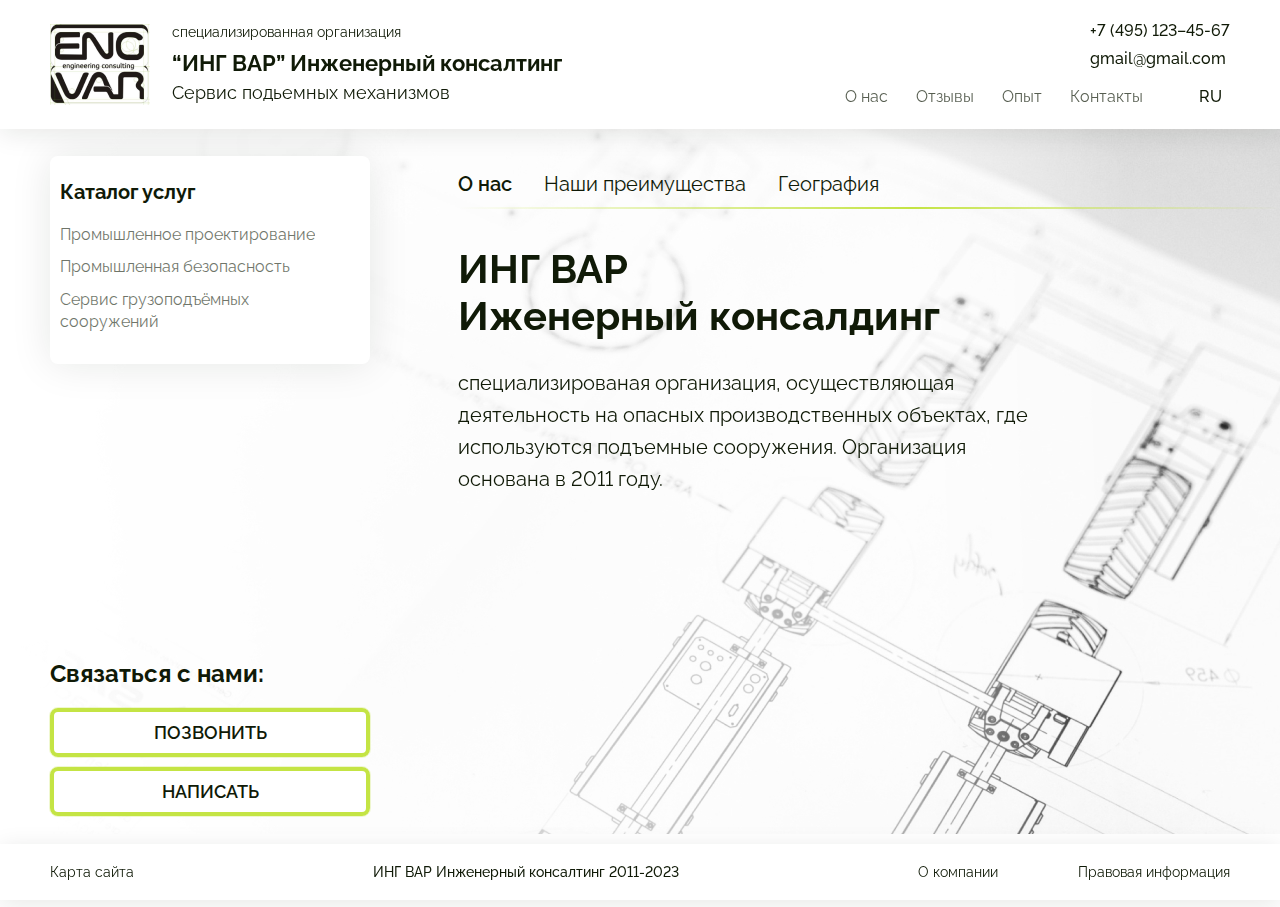
<file: index.html>
<!DOCTYPE html>
<html lang="en">
  <head>
    <meta charset="UTF-8" />
    <meta name="viewport" content="width=device-width, initial-scale=1.0" />
    <title>ИНГ ВАР - Инженерный консалтинг</title>
    <link rel="shortcut icon" href="./favicon.ico" type="image/x-icon" />
    <link rel="stylesheet" href="./css/index.css" />
    <link rel="stylesheet" href="https://cdn.jsdelivr.net/npm/swiper@11/swiper-bundle.min.css" />
    <script src="https://cdn.jsdelivr.net/npm/swiper@11/swiper-bundle.min.js" defer></script>
    <script type="module" src="./js/index.js" defer></script>
  </head>
  <body>
    <header class="header">
      <div class="container">
        <div class="header__left">
          <div class="header__logo">
            <a class="header__logo-link" href="./">
              <img class="header__logo-image" src="./assets/logo.png" alt="logo" />
            </a>
          </div>

          <div class="header__info">
            <div class="header__info-text">специализированная организация</div>
            <h1 class="header__info-title">“ИНГ ВАР” Инженерный консалтинг</h1>
            <div class="header__info-description">Сервис подьемных механизмов</div>
          </div>
        </div>

        <div class="header__right">
          <div class="header__contacts">
            <a class="header__contacts-link" href="tel:+74951234567">+7 (495) 123–45-67</a>
            <a class="header__contacts-link" href="mailto:gmail@gmail.com">gmail@gmail.com</a>
          </div>

          <nav class="header__nav">
            <a class="header__nav-link" href="#">О нас</a>
            <a class="header__nav-link" href="#">Отзывы</a>
            <a class="header__nav-link" href="#">Опыт</a>
            <a class="header__nav-link" href="#">Контакты</a>

            <span class="header__nav-lang">
              <div class="custom-select" data-value="en">
                <select class="form-select" id="headerLang" name="headerLang">
                  <option value="ru">RU</option>
                  <option value="en">EN</option>
                  <option value="de">DE</option>
                  <option value="fr">FR</option>
                </select>
              </div>
            </span>
          </nav>
        </div>

        <div class="header__catalog">
          <span class="header__catalog-title">Каталог услуг</span>
          <button class="header__catalog-burger button button_burger"></button>
        </div>
      </div>
    </header>

    <main class="main">
      <section class="main-page main-page_bg">
        <div class="container">
          <aside class="sidebar">
            <nav class="sidebar__menu">
              <h3 class="sidebar__menu-title">Каталог услуг</h3>

              <ul class="sidebar__menu-list">
                <li class="sidebar__menu-list-item">
                  <span>Промышленное проектирование</span>
                </li>

                <li class="sidebar__menu-list-item">
                  <span>Промышленная безопасность</span>
                </li>

                <li class="sidebar__menu-list-item">
                  <span class="sidebar__menu-list-item-toggler">
                    Сервис грузоподъёмных сооружений
                  </span>

                  <ul class="sidebar__menu-list sidebar__menu-list_submenu">
                    <li class="sidebar__menu-list-item">
                      <span class="sidebar__menu-list-item-toggler">Монтаж ПС</span>

                      <ul class="sidebar__menu-list sidebar__menu-list_submenu">
                        <li class="sidebar__menu-list-item">
                          <a class="sidebar__menu-list-item-link" href="#">
                            Монтаж крана козлового
                          </a>
                        </li>

                        <li class="sidebar__menu-list-item">
                          <a class="sidebar__menu-list-item-link" href="#">
                            Монтаж крана консольного
                          </a>
                        </li>

                        <li class="sidebar__menu-list-item">
                          <a class="sidebar__menu-list-item-link" href="#">
                            Монтаж тельфера электрического
                          </a>
                        </li>

                        <li class="sidebar__menu-list-item">
                          <a class="sidebar__menu-list-item-link" href="#">
                            Монтаж крана мостового
                          </a>
                        </li>

                        <li class="sidebar__menu-list-item">
                          <a class="sidebar__menu-list-item-link" href="#">
                            Монтаж крана эстакады
                          </a>
                        </li>
                      </ul>
                    </li>

                    <li class="sidebar__menu-list-item">
                      <span>Ремонт ПС</span>
                    </li>

                    <li class="sidebar__menu-list-item">
                      <span>Техническое обслуживание</span>
                    </li>

                    <li class="sidebar__menu-list-item">
                      <span>Реконструкция/Модернизация ПС</span>
                    </li>
                  </ul>
                </li>
              </ul>
            </nav>

            <div class="sidebar__controls">
              <h4 class="sidebar__controls-title">Связаться с нами:</h4>

              <div class="sidebar__controls-buttons">
                <button class="button">Позвонить</button>
                <button class="button">Написать</button>
              </div>
            </div>
          </aside>

          <div class="main-page__content">
            <ul class="nav-menu">
              <li class="nav-menu__item active">О нас</li>
              <li class="nav-menu__item">Наши преимущества</li>
              <li class="nav-menu__item">География</li>
            </ul>

            <div class="main-page__content-slider">
              <div class="swiper">
                <div class="swiper-wrapper">
                  <div class="swiper-slide">
                    <div class="about-us">
                      <h2 class="about-us__title h2">ИНГ ВАР<br />Иженерный консалдинг</h2>
                      <p class="about-us__description text">
                        специализированая организация, осуществляющая деятельность на опасных
                        производственных объектах, где используются подъемные сооружения.
                        Организация основана в 2011 году.
                      </p>
                    </div>
                  </div>

                  <div class="swiper-slide">
                    <div class="advantages">
                      <h2 class="advantages__title h2">Наши преимущества</h2>

                      <div class="advantages__cards">
                        <div class="advantages__card">
                          <img
                            class="advantages__card-icon"
                            src="./assets/advantage-1.svg"
                            alt="advantage"
                          />
                          <span class="advantages__card-text">Более 12 лет на рынке</span>
                        </div>

                        <div class="advantages__card">
                          <img
                            class="advantages__card-icon"
                            src="./assets/advantage-2.svg"
                            alt="advantage"
                          />
                          <span class="advantages__card-text">Более 200 выполненных проектов</span>
                        </div>

                        <div class="advantages__card">
                          <img
                            class="advantages__card-icon"
                            src="./assets/advantage-3.svg"
                            alt="advantage"
                          />
                          <span class="advantages__card-text"> Квалифицированные сотрудники </span>
                        </div>

                        <div class="advantages__card">
                          <img
                            class="advantages__card-icon"
                            src="./assets/advantage-4.svg"
                            alt="advantage"
                          />
                          <span class="advantages__card-text">
                            Инновационные и передовые решения
                          </span>
                        </div>
                      </div>

                      <p class="advantages__description text">
                        Мы гарантируем высокое качество наших услуг и продукции, четкое соблюдение
                        сроков и прозрачность во всех взаимодействиях.
                      </p>
                    </div>
                  </div>

                  <div class="swiper-slide">
                    <div class="geography">
                      <h2 class="geography__title h2">География</h2>
                      <p class="geography__description text">
                        Мы имеем разветвленную система филиалов, охватывающую различные регионы
                        Российской Федерации.
                      </p>
                      <div class="geography__map">
                        <img class="geography__map-image" src="./assets/map.png" alt="map" />
                      </div>
                    </div>
                  </div>
                </div>
              </div>
            </div>
          </div>
        </div>
      </section>
    </main>

    <footer class="footer">
      <div class="container">
        <div class="footer__lang">
          <div class="custom-select" data-value="en">
            <select class="form-select" id="footerLang" name="footerLang">
              <option value="ru">RU</option>
              <option value="en">EN</option>
              <option value="de">DE</option>
              <option value="fr">FR</option>
            </select>
          </div>
        </div>

        <div class="footer__sitemap">
          <a class="footer__link" href="#">Карта сайта</a>
        </div>

        <div class="footer__copyrights">
          <span class="footer__copyrights-text">ИНГ ВАР Инженерный консалтинг</span>
          <span class="footer__copyrights-years">2011-2023</span>
        </div>

        <div class="footer__docs">
          <a class="footer__link" href="#">О компании</a>
          <a class="footer__link" href="#">Правовая информация</a>
        </div>

        <div class="footer__buttons">
          <button class="button button_burger"></button>
        </div>
      </div>
    </footer>
  </body>
</html>
</file>
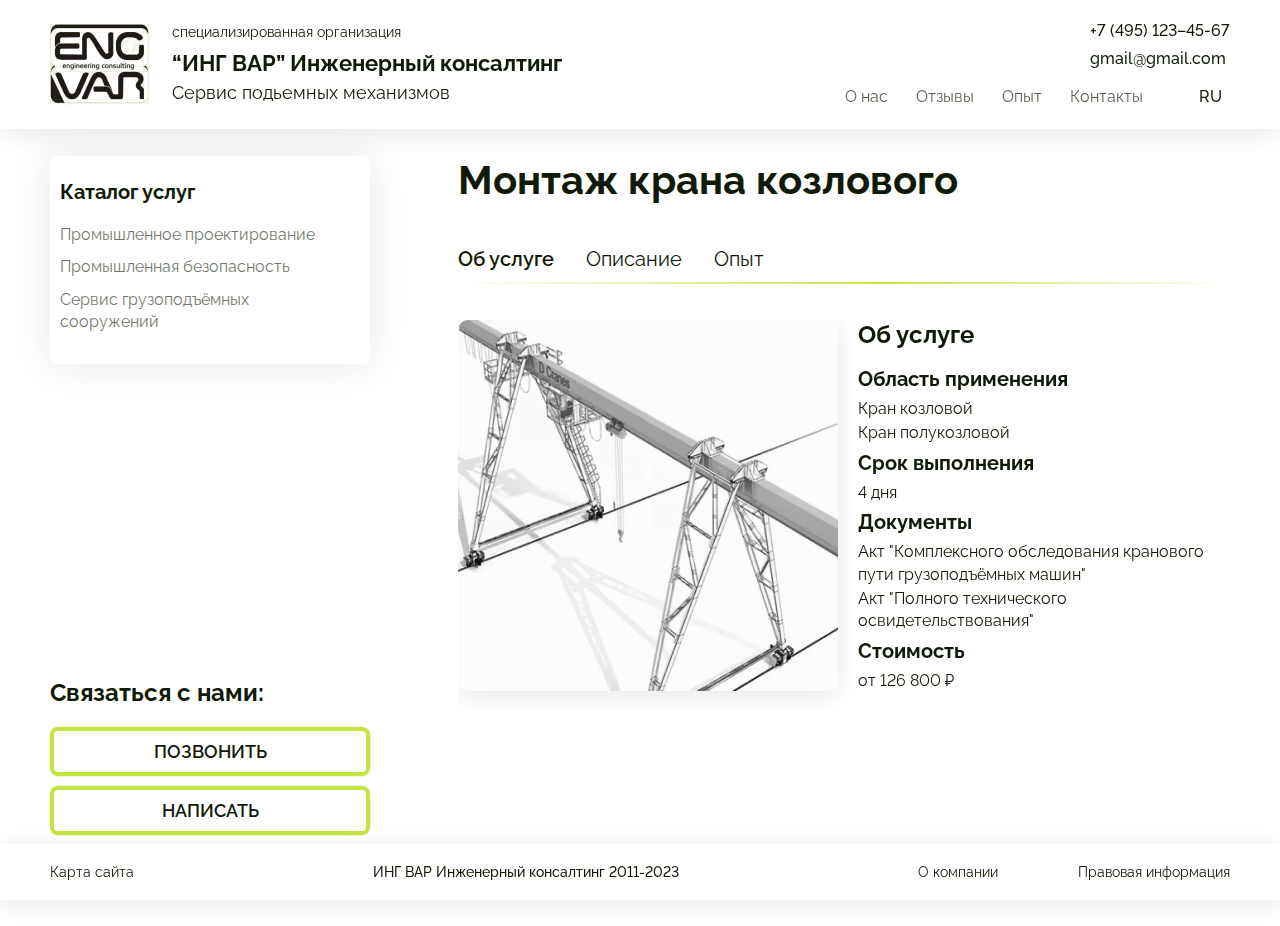
<file: info.html>
<!DOCTYPE html>
<html lang="en">
  <head>
    <meta charset="UTF-8" />
    <meta name="viewport" content="width=device-width, initial-scale=1.0" />
    <title>ИНГ ВАР - Инженерный консалтинг</title>
    <link rel="shortcut icon" href="./favicon.ico" type="image/x-icon" />
    <link rel="stylesheet" href="./css/index.css" />
    <link rel="stylesheet" href="https://cdn.jsdelivr.net/npm/swiper@11/swiper-bundle.min.css" />
    <script src="https://cdn.jsdelivr.net/npm/swiper@11/swiper-bundle.min.js" defer></script>
    <script type="module" src="./js/index.js" defer></script>
  </head>
  <body>
    <header class="header">
      <div class="container">
        <div class="header__left">
          <div class="header__logo">
            <a class="header__logo-link" href="./">
              <img class="header__logo-image" src="./assets/logo.png" alt="logo" />
            </a>
          </div>

          <div class="header__info">
            <div class="header__info-text">специализированная организация</div>
            <h1 class="header__info-title">“ИНГ ВАР” Инженерный консалтинг</h1>
            <div class="header__info-description">Сервис подьемных механизмов</div>
          </div>
        </div>

        <div class="header__right">
          <div class="header__contacts">
            <a class="header__contacts-link" href="tel:+74951234567">+7 (495) 123–45-67</a>
            <a class="header__contacts-link" href="mailto:gmail@gmail.com">gmail@gmail.com</a>
          </div>

          <nav class="header__nav">
            <a class="header__nav-link" href="#">О нас</a>
            <a class="header__nav-link" href="#">Отзывы</a>
            <a class="header__nav-link" href="#">Опыт</a>
            <a class="header__nav-link" href="#">Контакты</a>

            <span class="header__nav-lang">
              <div class="custom-select" data-value="en">
                <select class="form-select" id="headerLang" name="headerLang">
                  <option value="ru">RU</option>
                  <option value="en">EN</option>
                  <option value="de">DE</option>
                  <option value="fr">FR</option>
                </select>
              </div>
            </span>
          </nav>
        </div>

        <div class="header__catalog">
          <span class="header__catalog-title">Каталог услуг</span>
          <button class="header__catalog-burger button button_burger"></button>
        </div>
      </div>
    </header>

    <main class="main">
      <section class="main-page">
        <div class="container">
          <aside class="sidebar">
            <nav class="sidebar__menu">
              <h3 class="sidebar__menu-title">Каталог услуг</h3>

              <ul class="sidebar__menu-list">
                <li class="sidebar__menu-list-item">
                  <span>Промышленное проектирование</span>
                </li>

                <li class="sidebar__menu-list-item">
                  <span>Промышленная безопасность</span>
                </li>

                <li class="sidebar__menu-list-item">
                  <span class="sidebar__menu-list-item-toggler">
                    Сервис грузоподъёмных сооружений
                  </span>

                  <ul class="sidebar__menu-list sidebar__menu-list_submenu">
                    <li class="sidebar__menu-list-item">
                      <span class="sidebar__menu-list-item-toggler">Монтаж ПС</span>

                      <ul class="sidebar__menu-list sidebar__menu-list_submenu">
                        <li class="sidebar__menu-list-item">
                          <a class="sidebar__menu-list-item-link" href="./info.html">
                            Монтаж крана козлового
                          </a>
                        </li>

                        <li class="sidebar__menu-list-item">
                          <a class="sidebar__menu-list-item-link" href="./info.html">
                            Монтаж крана консольного
                          </a>
                        </li>

                        <li class="sidebar__menu-list-item">
                          <a class="sidebar__menu-list-item-link" href="./info.html">
                            Монтаж тельфера электрического
                          </a>
                        </li>

                        <li class="sidebar__menu-list-item">
                          <a class="sidebar__menu-list-item-link" href="./info.html">
                            Монтаж крана мостового
                          </a>
                        </li>

                        <li class="sidebar__menu-list-item">
                          <a class="sidebar__menu-list-item-link" href="./info.html">
                            Монтаж крана эстакады
                          </a>
                        </li>
                      </ul>
                    </li>

                    <li class="sidebar__menu-list-item">
                      <span>Ремонт ПС</span>
                    </li>

                    <li class="sidebar__menu-list-item">
                      <span>Техническое обслуживание</span>
                    </li>

                    <li class="sidebar__menu-list-item">
                      <span>Реконструкция/Модернизация ПС</span>
                    </li>
                  </ul>
                </li>
              </ul>
            </nav>

            <div class="sidebar__controls">
              <h4 class="sidebar__controls-title">Связаться с нами:</h4>

              <div class="sidebar__controls-buttons">
                <button class="button">Позвонить</button>
                <button class="button">Написать</button>
              </div>
            </div>
          </aside>

          <div class="main-page__content">
            <h2 class="main-page__content-title h2">Монтаж крана козлового</h2>

            <ul class="nav-menu">
              <li class="nav-menu__item active">Об услуге</li>
              <li class="nav-menu__item">Описание</li>
              <li class="nav-menu__item">Опыт</li>
            </ul>

            <div class="main-page__content-slider">
              <div class="swiper">
                <div class="swiper-wrapper">
                  <div class="swiper-slide">
                    <div class="about-service">
                      <figure class="about-service__figure">
                        <img
                          class="about-service__figure-image"
                          src="./assets/gantry-crane.jpg"
                          alt="about-service"
                        />
                      </figure>

                      <div class="about-service__info">
                        <h3 class="about-service__title h3">Об услуге</h3>

                        <h4 class="about-service__subtitle h4">Область применения</h4>
                        <p class="about-service__text">Кран козловой</p>
                        <p class="about-service__text">Кран полукозловой</p>

                        <h4 class="about-service__subtitle h4">Срок выполнения</h4>
                        <p class="about-service__text">4 дня</p>

                        <h4 class="about-service__subtitle h4">Документы</h4>
                        <p class="about-service__text">
                          Акт "Комплексного обследования кранового пути грузоподъёмных машин"
                        </p>
                        <p class="about-service__text">
                          Акт "Полного технического освидетельствования"
                        </p>

                        <h4 class="about-service__subtitle h4">Стоимость</h4>
                        <p class="about-service__text">от 126 800 ₽</p>
                      </div>
                    </div>
                  </div>

                  <div class="swiper-slide">
                    <div class="service-info">
                      <h3 class="service-info__title h3">Описание</h3>

                      <div class="service-info__block">
                        <p>
                          Процесс монтажа козлового крана требует тщательной организации и
                          соблюдения всех безопасных рабочих процедур и включает в себя следующие
                          этапы:
                        </p>
                        <ul>
                          <li>
                            Подготовка места установки. Подготовка включает в себя очистку площадки
                            от препятствий, осуществление планировки и установку опорных
                            конструкций.
                          </li>
                          <li>
                            Процесс сборки крана. Компоненты крана доставляются на место монтажа.
                            Специалисты производят сборку и соединение компонентов, следуя
                            инструкциям производителя и обеспечивая надежность и прочность крана.
                          </li>
                          <li>
                            Проверка и испытание, чтобы убедиться в правильной работе всех систем и
                            механизмов. Важно провести тщательную проверку, чтобы гарантировать
                            безопасность и эффективность работы крана.
                          </li>
                        </ul>
                      </div>

                      <div class="service-info__block">
                        <p>После успешной проверки кран готов к эксплуатации.</p>
                        <p>
                          Монтаж, демонтаж, сборка и разборка крана козлового типа - сложные и
                          ответственные процессы, требующие высокой квалификации, профессиональных
                          навыков и опыта. Наши специалисты выполнят работы по монтажу и демонтажу
                          мостового крана с соблюдением всех стандартов и правил безопасности для
                          обеспечения надежности и эффективность его использования на протяжении
                          всего срока службы.
                        </p>
                      </div>
                    </div>
                  </div>

                  <div class="swiper-slide">
                    <div class="experience">
                      <h3 class="experience__title h3">Опыт</h3>

                      <div class="experience__slider">
                        <div class="swiper">
                          <div class="swiper-wrapper">
                            <div class="swiper-slide">
                              <div class="experience__slide">
                                <figure class="experience__slide-figure">
                                  <img
                                    class="experience__slide-figure-image"
                                    src="./assets/experience-1.jpg"
                                    alt="experience"
                                  />
                                </figure>

                                <div class="experience__slide-info">
                                  <h4 class="experience__slide-title h4">Клиент:</h4>
                                  <p class="experience__slide-text">
                                    АО Федеральная<br />Пассажирская Компания
                                  </p>
                                  <h4 class="experience__slide-title h4">О проекте:</h4>
                                  <p class="experience__slide-text">
                                    Один из наших успешных проектов был выполнен для крупной
                                    промышленной компании, специализирующейся на производстве
                                    крупногабаритного оборудования. Мы производили монтаж
                                    современного козлового крана с высокой грузоподъемностью .
                                  </p>
                                </div>
                              </div>
                            </div>

                            <div class="swiper-slide">
                              <div class="experience__slide">
                                <figure class="experience__slide-figure">
                                  <img
                                    class="experience__slide-figure-image"
                                    src="./assets/experience-2.jpg"
                                    alt="experience"
                                  />
                                </figure>

                                <div class="experience__slide-info">
                                  <h4 class="experience__slide-title h4">Клиент:</h4>
                                  <p class="experience__slide-text">
                                    АО Федеральная<br />Пассажирская Компания
                                  </p>
                                  <h4 class="experience__slide-title h4">О проекте:</h4>
                                  <p class="experience__slide-text">
                                    Один из наших успешных проектов был выполнен для крупной
                                    промышленной компании, специализирующейся на производстве
                                    крупногабаритного оборудования. Мы производили монтаж
                                    современного козлового крана с высокой грузоподъемностью .
                                  </p>
                                </div>
                              </div>
                            </div>

                            <div class="swiper-slide">
                              <div class="experience__slide">
                                <figure class="experience__slide-figure">
                                  <img
                                    class="experience__slide-figure-image"
                                    src="./assets/experience-3.jpg"
                                    alt="experience"
                                  />
                                </figure>

                                <div class="experience__slide-info">
                                  <h4 class="experience__slide-title h4">Клиент:</h4>
                                  <p class="experience__slide-text">
                                    АО Федеральная<br />Пассажирская Компания
                                  </p>
                                  <h4 class="experience__slide-title h4">О проекте:</h4>
                                  <p class="experience__slide-text">
                                    Один из наших успешных проектов был выполнен для крупной
                                    промышленной компании, специализирующейся на производстве
                                    крупногабаритного оборудования. Мы производили монтаж
                                    современного козлового крана с высокой грузоподъемностью .
                                  </p>
                                </div>
                              </div>
                            </div>

                            <div class="swiper-slide">
                              <div class="experience__slide">
                                <figure class="experience__slide-figure">
                                  <img
                                    class="experience__slide-figure-image"
                                    src="./assets/experience-4.jpg"
                                    alt="experience"
                                  />
                                </figure>

                                <div class="experience__slide-info">
                                  <h4 class="experience__slide-title h4">Клиент:</h4>
                                  <p class="experience__slide-text">
                                    АО Федеральная<br />Пассажирская Компания
                                  </p>
                                  <h4 class="experience__slide-title h4">О проекте:</h4>
                                  <p class="experience__slide-text">
                                    Один из наших успешных проектов был выполнен для крупной
                                    промышленной компании, специализирующейся на производстве
                                    крупногабаритного оборудования. Мы производили монтаж
                                    современного козлового крана с высокой грузоподъемностью .
                                  </p>
                                </div>
                              </div>
                            </div>

                            <div class="swiper-slide">
                              <div class="experience__slide">
                                <figure class="experience__slide-figure">
                                  <img
                                    class="experience__slide-figure-image"
                                    src="./assets/experience-5.jpg"
                                    alt="experience"
                                  />
                                </figure>

                                <div class="experience__slide-info">
                                  <h4 class="experience__slide-title h4">Клиент:</h4>
                                  <p class="experience__slide-text">
                                    АО Федеральная<br />Пассажирская Компания
                                  </p>
                                  <h4 class="experience__slide-title h4">О проекте:</h4>
                                  <p class="experience__slide-text">
                                    Один из наших успешных проектов был выполнен для крупной
                                    промышленной компании, специализирующейся на производстве
                                    крупногабаритного оборудования. Мы производили монтаж
                                    современного козлового крана с высокой грузоподъемностью .
                                  </p>
                                </div>
                              </div>
                            </div>
                          </div>
                        </div>

                        <div class="experience__slider-controls">
                          <div class="swiper-button-prev"></div>
                          <div class="swiper-button-next"></div>
                        </div>
                      </div>

                      <div class="experience__thumbs">
                        <div thumbsSlider="" class="swiper">
                          <div class="swiper-wrapper">
                            <div class="swiper-slide">
                              <img src="./assets/experience-1.jpg" alt="experience" />
                            </div>
                            <div class="swiper-slide">
                              <img src="./assets/experience-2.jpg" alt="experience" />
                            </div>
                            <div class="swiper-slide">
                              <img src="./assets/experience-3.jpg" alt="experience" />
                            </div>
                            <div class="swiper-slide">
                              <img src="./assets/experience-4.jpg" alt="experience" />
                            </div>
                            <div class="swiper-slide">
                              <img src="./assets/experience-5.jpg" alt="experience" />
                            </div>
                          </div>
                        </div>
                      </div>
                    </div>
                  </div>
                </div>
              </div>
            </div>
          </div>
        </div>
      </section>
    </main>

    <footer class="footer">
      <div class="container">
        <div class="footer__lang">
          <div class="custom-select" data-value="en">
            <select class="form-select" id="footerLang" name="footerLang">
              <option value="ru">RU</option>
              <option value="en">EN</option>
              <option value="de">DE</option>
              <option value="fr">FR</option>
            </select>
          </div>
        </div>

        <div class="footer__sitemap">
          <a class="footer__link" href="#">Карта сайта</a>
        </div>

        <div class="footer__copyrights">
          <span class="footer__copyrights-text">ИНГ ВАР Инженерный консалтинг</span>
          <span class="footer__copyrights-years">2011-2023</span>
        </div>

        <div class="footer__docs">
          <a class="footer__link" href="#">О компании</a>
          <a class="footer__link" href="#">Правовая информация</a>
        </div>

        <div class="footer__buttons">
          <button class="button button_burger"></button>
        </div>
      </div>
    </footer>
  </body>
</html>
</file>
<file: css/index.css>
@import url("https://fonts.googleapis.com/css2?family=Raleway:wght@100;200;300;400;500;600;700;800;900&display=swap");
@font-face {
  font-family: "Conthrax";
  src: url(../fonts/conthrax-sb.ttf);
}
html {
  color: #101a07;
  font-size: 1rem;
  font-family: "Raleway", sans-serif;
  font-weight: 400;
  font-style: normal;
  font-variant-numeric: lining-nums proportional-nums;
  scroll-behavior: smooth;
}

body {
  position: relative;
  margin: 0;
  background-color: #ffffff;
}
@media (max-width: 768px) {
  body.active {
    overflow: hidden;
  }
}

a,
button,
input,
textarea {
  font-family: "Raleway", sans-serif;
}

a {
  text-decoration: none;
}

figure {
  margin: 0;
}

.h2 {
  margin: 0 0 28px;
  color: #101a07;
  font-size: 40px;
  font-style: normal;
  font-weight: 700;
  line-height: normal;
}
@media (max-width: 768px) {
  .h2 {
    margin: 0 0 10px;
    font-size: 28px;
  }
}

.h3 {
  margin: 0 0 14px;
  color: #101a07;
  font-size: 24px;
  font-style: normal;
  font-weight: 700;
  line-height: normal;
}
@media (max-width: 768px) {
  .h3 {
    margin: 0 0 6px;
    font-size: 20px;
    line-height: 160%;
  }
}

.h4 {
  margin: 0 0 3px;
  color: #101a07;
  font-size: 20px;
  font-style: normal;
  font-weight: 700;
  line-height: 160%;
}
@media (max-width: 768px) {
  .h4 {
    font-size: 14px;
  }
}

.text {
  color: #101a07;
  font-size: 20px;
  font-style: normal;
  font-weight: 400;
  line-height: 160%;
}
@media (max-width: 768px) {
  .text {
    font-size: 16px;
    line-height: 140%;
  }
}

.container {
  max-width: 1180px;
  margin: 0 auto;
  padding: 0 20px;
}

.button {
  padding: 10px 20px;
  color: #101a07;
  font-size: 18px;
  font-style: normal;
  font-weight: 600;
  line-height: normal;
  text-transform: uppercase;
  border-radius: 8px;
  border: 4px solid #c4e444;
  outline: 1px solid rgba(196, 228, 68, 0.25);
  background-color: #ffffff;
  transition: all ease-in-out 0.15s;
  cursor: pointer;
}
.button:hover {
  background-color: #c4e444;
}
.button:active {
  border-color: #d7ff39;
  background-color: #d7ff39;
}
.button_burger {
  height: 24px;
  width: 24px;
  padding: 0;
  margin: 0;
  border: none;
  border-radius: 0;
  outline: none;
  background: url(../assets/menu-burger.svg) center no-repeat;
}
.button_burger:hover {
  border: none;
  background-color: rgba(0, 0, 0, 0);
}
.button_burger:active {
  border: none;
  background-color: rgba(0, 0, 0, 0);
}
.button_burger.active {
  background-image: url(../assets/menu-burger-close.svg);
}

.sidebar {
  display: flex;
  flex-direction: column;
  justify-content: space-between;
  min-height: calc(100vh - 240px);
}
@media (max-width: 992px) {
  .sidebar {
    min-height: auto;
  }
}
.sidebar__menu {
  padding: 20px 20px 20px 10px;
  margin-bottom: 40px;
  border-radius: 8px;
  background: #ffffff;
  box-shadow: 0 0 40px rgba(16, 26, 7, 0.1);
}
@media (max-width: 992px) {
  .sidebar__menu {
    display: none;
  }
}
@media (max-width: 768px) {
  .sidebar__menu {
    position: fixed;
    z-index: 50;
    top: 0;
    bottom: 0;
    left: 0;
    right: 0;
    display: block;
    max-height: 100vh;
    padding: 180px 20px 84px;
    margin: 0;
    overflow: auto;
    background-color: #ffffff;
    transition: transform ease-in-out 0.4s;
    transform: translateY(-200vh);
  }
}
@media (max-width: 360px) {
  .sidebar__menu {
    padding: 200px 20px 84px;
  }
}
@media (max-width: 768px) {
  .sidebar__menu.active {
    transform: translateY(0);
  }
}
.sidebar__menu-title {
  margin: 0 0 16px;
  color: #101a07;
  font-size: 20px;
  font-style: normal;
  font-weight: 700;
  line-height: 160%;
}
@media (max-width: 768px) {
  .sidebar__menu-title {
    display: none;
  }
}
.sidebar__menu-list {
  max-height: calc(100vh - 240px);
  overflow-x: hidden;
  overflow-y: auto;
  padding: 0;
  margin: 0;
  list-style-type: none;
}
@media (max-width: 768px) {
  .sidebar__menu-list {
    max-height: none;
    overflow: auto;
  }
}
.sidebar__menu-list_submenu {
  display: none;
  margin-top: 10px;
}
.sidebar__menu-list-item {
  margin: 0 0 10px;
  color: #101a07;
  font-size: 16px;
  font-style: normal;
  font-weight: 400;
  line-height: 140%;
}
.sidebar__menu-list-item a, .sidebar__menu-list-item span {
  color: #101a07;
  -moz-user-select: none;
   -ms-user-select: none;
       user-select: none;
  opacity: 0.6;
}
.sidebar__menu-list-item-toggler {
  cursor: pointer;
}
.sidebar__menu-list-item.active > .sidebar__menu-list-item-toggler {
  font-weight: 500;
  opacity: 1;
}
.sidebar__menu-list-item > .sidebar__menu-list_submenu {
  padding-left: 16px;
}
.sidebar__menu-list-item.active > .sidebar__menu-list_submenu {
  display: block;
}
@media (max-width: 768px) {
  .sidebar__controls {
    position: fixed;
    bottom: 80px;
    left: 0;
    right: 0;
    z-index: 10;
    padding: 0 20px;
  }
}
.sidebar__controls-title {
  margin: 0 0 20px;
  color: #101a07;
  font-size: 24px;
  font-style: normal;
  font-weight: 700;
  line-height: normal;
}
@media (max-width: 992px) {
  .sidebar__controls-title {
    display: none;
  }
}
.sidebar__controls-buttons {
  display: flex;
  flex-direction: column;
  gap: 10px;
}
@media (max-width: 992px) {
  .sidebar__controls-buttons {
    flex-direction: row;
    flex-wrap: wrap;
  }
}
@media (max-width: 992px) {
  .sidebar__controls-buttons .button {
    flex: 1 1 150px;
  }
}

.nav-menu {
  position: relative;
  display: flex;
  align-items: center;
  flex-wrap: wrap;
  gap: 4px 32px;
  margin: 0 0 36px;
  padding: 12px 0 9px;
  list-style-type: none;
}
@media (max-width: 768px) {
  .nav-menu {
    padding: 0 0 9px;
  }
}
@media (max-width: 768px) {
  .nav-menu {
    gap: 4px 24px;
    margin: 0 0 28px;
  }
}
.nav-menu::before {
  content: "";
  position: absolute;
  left: 0;
  right: 0;
  bottom: 0;
  display: block;
  height: 2px;
  color: black;
  background: linear-gradient(90deg, rgba(16, 26, 7, 0) 0%, #c4e444 55.29%, rgba(16, 26, 7, 0) 100%);
}
.nav-menu__item {
  flex: 0 0 auto;
  color: #101a07;
  font-size: 20px;
  font-style: normal;
  font-weight: 400;
  line-height: 160%;
  cursor: pointer;
}
@media (max-width: 768px) {
  .nav-menu__item {
    font-size: 15px;
  }
}
.nav-menu__item.active {
  font-weight: 600;
}

.custom-select {
  position: relative;
  margin: 0;
  border: none;
}
.custom-select select {
  display: none;
}
.custom-select .select-selected {
  display: flex;
  align-items: center;
  gap: 8px;
  padding: 4px 8px;
  color: #101a07;
  font-size: 16px;
  font-style: normal;
  font-weight: 500;
  line-height: 16px;
  white-space: nowrap;
  overflow: hidden;
  text-overflow: ellipsis;
  border-radius: 4px;
  -moz-user-select: none;
   -ms-user-select: none;
       user-select: none;
  cursor: pointer;
}
.custom-select .select-hide {
  display: none !important;
}
.custom-select .select-items {
  position: absolute;
  top: calc(100% + 8px);
  right: 0;
  z-index: 99;
  display: flex;
  flex-direction: column;
  gap: 8px;
  padding: 8px 14px;
  max-height: 288px;
  min-width: -moz-max-content;
  min-width: max-content;
  overflow-y: auto;
  color: #101a07;
  font-size: 14px;
  font-style: normal;
  font-weight: 400;
  line-height: 18px;
  background-color: #ffffff;
  border-radius: 12px;
  box-shadow: 0px 8px 48px 0px rgba(0, 0, 102, 0.1);
}
@media (max-width: 576px) {
  .custom-select .select-items {
    min-width: none;
  }
}
.custom-select .select-items::-webkit-scrollbar {
  width: 6px;
  height: 8px;
  background-color: #f8f8f8;
}
.custom-select .select-items::-webkit-scrollbar-thumb {
  background-color: #f8f8f8;
  border-radius: 4px;
}
.custom-select .select-items::-webkit-scrollbar-thumb:hover {
  background-color: #f8f8f8;
}
.custom-select .select-items div {
  position: relative;
  display: flex;
  align-items: center;
  gap: 4px;
  padding: 0;
  color: #101a07;
  font-size: 16px;
  font-style: normal;
  font-weight: 400;
  line-height: 24px;
  -moz-user-select: none;
   -ms-user-select: none;
       user-select: none;
  cursor: pointer;
}
.custom-select .select-items div::before {
  content: "";
  display: none;
  width: 16px;
  height: 16px;
  box-sizing: border-box;
  background: url(../assets/icons/option.svg) center no-repeat;
  background-size: 16px;
}
.custom-select .select-items div:hover::before {
  background: url(../assets/icons/option-hover.svg) center no-repeat;
  background-size: 16px;
}
.custom-select .same-as-selected {
  font-weight: 600 !important;
}
.custom-select .same-as-selected::before {
  background: url(../assets/icons/option-active.svg) center no-repeat !important;
  background-size: 16px !important;
}
.custom-select .select-overlay {
  position: fixed;
  top: 0;
  left: 0;
  right: 0;
  bottom: 0;
}

.header {
  position: fixed;
  top: 0;
  left: 0;
  right: 0;
  z-index: 100;
  padding: 20px 0;
  background-color: #ffffff;
  box-shadow: 0px 4px 25px 0px rgba(16, 26, 7, 0.1);
}
@media (max-width: 768px) {
  .header {
    padding: 18px 0 15px;
  }
}
.header .container {
  display: flex;
  justify-content: space-between;
  gap: 20px;
}
@media (max-width: 768px) {
  .header .container {
    flex-wrap: wrap;
  }
}
@media (max-width: 576px) {
  .header .container {
    gap: 16px;
  }
}
.header__left {
  display: flex;
  align-items: center;
  gap: 22px;
}
@media (max-width: 576px) {
  .header__left {
    flex: 0 0 100%;
    gap: 10px;
  }
}
.header__logo {
  flex: 0 0 auto;
}
.header__logo-link {
  display: flex;
  align-items: center;
  justify-content: center;
}
.header__logo-image {
  max-width: 100px;
  width: 100%;
  height: auto;
}
@media (max-width: 768px) {
  .header__logo-image {
    max-width: 68px;
  }
}
.header__info-text {
  margin: 0 0 10px;
  font-size: 14px;
  font-style: normal;
  font-weight: 400;
  line-height: normal;
}
@media (max-width: 768px) {
  .header__info-text {
    font-size: 12px;
  }
}
.header__info-title {
  margin: 0 0 4px;
  font-size: 22px;
  font-style: normal;
  font-weight: 700;
  line-height: normal;
}
@media (max-width: 768px) {
  .header__info-title {
    font-size: 14px;
  }
}
.header__info-description {
  font-size: 18px;
  font-style: normal;
  font-weight: 400;
  line-height: 140%;
}
@media (max-width: 768px) {
  .header__info-description {
    font-size: 12px;
    line-height: normal;
  }
}
.header__right {
  flex: 0 0 auto;
  display: flex;
  flex-direction: column;
  align-items: flex-end;
}
@media (max-width: 576px) {
  .header__right {
    flex: 0 0 100%;
    display: block;
  }
}
.header__contacts {
  display: flex;
  flex-direction: column;
  gap: 6px;
  margin: 0 0 14px;
}
@media (max-width: 576px) {
  .header__contacts {
    flex-direction: row;
    gap: 16px;
    margin: 0;
  }
}
.header__contacts-link {
  color: #101a07;
  font-size: 16px;
  font-style: normal;
  font-weight: 500;
  line-height: 140%;
}
@media (max-width: 576px) {
  .header__contacts-link {
    flex: 1 1 50%;
    font-size: 14px;
  }
}
.header__nav {
  display: flex;
  align-items: center;
  gap: 28px;
}
@media (max-width: 992px) {
  .header__nav {
    gap: 16px;
  }
}
@media (max-width: 768px) {
  .header__nav {
    position: fixed;
    z-index: -100;
    top: 0;
    bottom: 0;
    left: 0;
    right: 0;
    flex-direction: column;
    align-items: flex-end;
    justify-content: flex-end;
    max-height: 100vh;
    padding: 180px 20px 84px;
    margin: 0;
    overflow: auto;
    background-color: #ffffff;
    transition: transform ease-in-out 0.4s;
    transform: translateY(-200vh);
  }
}
@media (max-width: 768px) {
  .header__nav.active {
    transform: translateY(0);
  }
}
.header__nav-link {
  flex: 0 0 auto;
  display: inline-block;
  color: #101a07;
  font-size: 16px;
  font-style: normal;
  font-weight: 400;
  line-height: 140%;
  opacity: 0.7;
}
@media (max-width: 768px) {
  .header__nav-link {
    font-weight: 700;
    opacity: 1;
  }
}
.header__nav-lang {
  display: inline-block;
  padding-left: 20px;
}
@media (max-width: 992px) {
  .header__nav-lang {
    padding-left: 12px;
  }
}
@media (max-width: 768px) {
  .header__nav-lang {
    display: none;
  }
}
.header__nav-lang .custom-select .select-items {
  right: -8px;
}
.header__catalog {
  display: none;
}
@media (max-width: 768px) {
  .header__catalog {
    flex: 1 1 100%;
    display: flex;
    align-items: center;
    justify-content: space-between;
    margin-top: 4px;
  }
}
.header__catalog-title {
  font-size: 16px;
  font-style: normal;
  font-weight: 700;
  line-height: normal;
}

.main {
  padding: 128px 0 56px;
}
@media (max-width: 992px) {
  .main {
    padding: 148px 0 56px;
  }
}
@media (max-width: 768px) {
  .main {
    padding: 148px 0 140px;
  }
}
@media (max-width: 576px) {
  .main {
    padding: 172px 0 140px;
  }
}

.footer {
  position: fixed;
  left: 0;
  right: 0;
  bottom: 0;
  z-index: 100;
  padding: 20px 0;
  font-size: 14px;
  font-style: normal;
  font-weight: 400;
  line-height: normal;
  box-shadow: 0px 4px 25px 0px rgba(16, 26, 7, 0.1);
  background-color: #ffffff;
}
@media (max-width: 768px) {
  .footer {
    position: fixed;
    bottom: 0;
    left: 0;
    right: 0;
  }
}
.footer .container {
  display: flex;
  align-items: center;
  justify-content: space-between;
  gap: 24px;
}
.footer__lang {
  display: none;
}
@media (max-width: 768px) {
  .footer__lang {
    display: block;
  }
}
.footer__lang .custom-select .select-items {
  top: auto;
  right: auto;
  left: -8px;
  bottom: calc(100% + 8px);
}
@media (max-width: 768px) {
  .footer__sitemap {
    display: none;
  }
}
.footer__copyrights {
  color: #101a07;
  font-weight: 500;
}
@media (max-width: 768px) {
  .footer__copyrights-text {
    display: none;
  }
}
.footer__docs {
  flex: 0 0 auto;
  display: flex;
  align-items: center;
  gap: 80px;
}
@media (max-width: 992px) {
  .footer__docs {
    gap: 24px;
  }
}
@media (max-width: 768px) {
  .footer__docs {
    display: none;
  }
}
.footer__link {
  color: #101a07;
}
.footer__buttons {
  display: none;
}
@media (max-width: 768px) {
  .footer__buttons {
    display: flex;
    align-items: center;
    justify-content: center;
  }
}

.main-page {
  padding: 28px 0 35px;
}
@media (max-width: 992px) {
  .main-page {
    padding: 20px 0 24px;
  }
}
.main-page_bg {
  background-image: url(../assets/bg.jpg);
  background-position: top center;
  background-repeat: no-repeat;
}
@media (max-width: 1200px) {
  .main-page_bg {
    background-attachment: fixed;
  }
}
.main-page .container {
  display: flex;
  gap: 88px;
}
@media (max-width: 1200px) {
  .main-page .container {
    gap: 32px;
  }
}
@media (max-width: 992px) {
  .main-page .container {
    flex-direction: column-reverse;
    gap: 0;
  }
}
.main-page_bg .container {
  max-width: 1440px;
  padding-left: 130px;
  padding-right: 0;
  box-sizing: border-box;
}
@media screen and (max-width: 1440px) {
  .main-page_bg .container {
    padding-left: calc((100% - 1180px) / 2);
  }
}
@media (max-width: 1200px) {
  .main-page_bg .container {
    padding-left: 20px;
  }
}
@media (max-width: 1200px) {
  .main-page_bg .swiper {
    padding-right: 20px;
  }
}
.main-page .sidebar {
  flex: 0 0 320px;
}
@media (max-width: 992px) {
  .main-page .sidebar {
    flex: 0 1 auto;
  }
}
@media (max-width: 992px) {
  .main-page_bg .sidebar {
    padding-right: 20px;
  }
}
.main-page__content {
  min-width: 0;
}
@media (max-width: 992px) {
  .main-page__content {
    min-height: calc(100vh - 240px);
  }
}

.about-us__title {
  max-width: 580px;
}
.about-us__description {
  max-width: 580px;
}

.advantages__title {
  max-width: 580px;
}
.advantages__description {
  max-width: 580px;
  margin: 0;
}
.advantages__cards {
  display: flex;
  flex-wrap: wrap;
  gap: 20px;
  margin: 0 0 20px;
}
.advantages__card {
  flex: 1 1 20%;
  display: flex;
  align-items: center;
  flex-direction: column;
  gap: 14px;
  max-width: 180px;
}
@media (max-width: 768px) {
  .advantages__card {
    flex: 1 1 45%;
    max-width: none;
  }
}
@media (max-width: 360px) {
  .advantages__card {
    flex: 1 1 100%;
  }
}
.advantages__card-icon {
  display: inline-block;
  width: 60px;
  height: auto;
}
.advantages__card-text {
  display: inline-block;
  max-width: 180px;
  color: #101a07;
  font-size: 16px;
  font-style: normal;
  font-weight: 400;
  line-height: 140%;
  text-align: center;
}

.geography {
  min-height: 520px;
}
@media (max-width: 768px) {
  .geography {
    min-height: auto;
  }
}
.geography__title {
  position: relative;
  z-index: 2;
  max-width: 480px;
}
.geography__description {
  position: relative;
  z-index: 2;
  max-width: 380px;
  margin: 0;
}
.geography__map {
  position: absolute;
  right: 0;
  top: -50px;
  z-index: 1;
  display: flex;
  justify-content: flex-end;
}
@media (max-width: 1200px) {
  .geography__map {
    top: 40px;
    right: -20px;
  }
}
@media (max-width: 992px) {
  .geography__map {
    top: -50px;
  }
}
@media (max-width: 768px) {
  .geography__map {
    position: static;
    margin-right: -20px;
    margin-top: -40px;
  }
}
.geography__map-image {
  display: block;
  max-height: 560px;
  width: auto;
}
@media (max-width: 1200px) {
  .geography__map-image {
    max-height: 400px;
  }
}
@media (max-width: 992px) {
  .geography__map-image {
    max-height: 560px;
  }
}
@media (max-width: 768px) {
  .geography__map-image {
    max-height: 480px;
  }
}
@media (max-width: 576px) {
  .geography__map-image {
    max-height: none;
    width: calc(100% + 20px);
    height: auto;
  }
}

.about-service {
  display: flex;
  align-items: flex-start;
  gap: 20px;
}
@media (max-width: 576px) {
  .about-service {
    display: block;
  }
}
.about-service__figure {
  flex: 0 0 380px;
  overflow: hidden;
  border-radius: 10px;
  box-shadow: 0px 4px 25px 0px rgba(16, 26, 7, 0.1);
}
@media (max-width: 768px) {
  .about-service__figure {
    flex: 0 0 240px;
  }
}
@media (max-width: 576px) {
  .about-service__figure {
    float: left;
    max-width: 160px;
    margin-right: 10px;
    margin-bottom: 10px;
  }
}
.about-service__figure-image {
  display: block;
  width: 100%;
  height: auto;
}
.about-service__text {
  margin: 0 0 2px;
  font-size: 16px;
  font-style: normal;
  font-weight: 400;
  line-height: 140%;
}
@media (max-width: 768px) {
  .about-service__text {
    font-size: 14px;
  }
}

.service-info {
  display: flex;
  flex-wrap: wrap;
  gap: 0 20px;
}
.service-info__title {
  flex: 1 1 100%;
}
.service-info__block {
  flex: 1 1 45%;
  font-size: 16px;
  font-style: normal;
  font-weight: 400;
  line-height: 140%;
}
@media (max-width: 768px) {
  .service-info__block {
    font-size: 14px;
  }
}
@media (max-width: 576px) {
  .service-info__block {
    flex: 1 1 100%;
  }
}
.service-info__block p {
  margin: 0 0 12px;
}
.service-info__block ul {
  margin: 0 0 12px;
  padding-left: 20px;
}

.experience__slider {
  position: relative;
  margin-bottom: 10px;
}
.experience__slider .swiper-button-prev, .experience__slider .swiper-button-next {
  top: 60%;
  display: block;
  width: 24px;
  height: 24px;
  background: url(../assets/next.svg) center no-repeat;
  transform: translateY(-50%);
}
@media (max-width: 768px) {
  .experience__slider .swiper-button-prev, .experience__slider .swiper-button-next {
    display: none;
  }
}
.experience__slider .swiper-button-prev::after, .experience__slider .swiper-button-prev::before, .experience__slider .swiper-button-next::after, .experience__slider .swiper-button-next::before {
  display: none;
}
.experience__slider .swiper-button-prev {
  left: 4px;
  transform: translateY(-50%) rotate(180deg);
}
.experience__slider .swiper-button-next {
  right: 4px;
}
.experience__slide {
  display: flex;
}
@media (max-width: 576px) {
  .experience__slide {
    display: block;
  }
}
.experience__slide-figure-image {
  display: block;
  max-width: 380px;
  height: 100%;
  border-radius: 8px 0px 0px 8px;
  object-fit: cover;
  transition: all ease-in-out 0.15s;
  filter: grayscale(100%);
}
@media (max-width: 768px) {
  .experience__slide-figure-image {
    max-width: 280px;
  }
}
@media (max-width: 576px) {
  .experience__slide-figure-image {
    max-width: none;
    width: 100%;
    height: 140px;
    border-radius: 8px 8px 0px 0px;
  }
}
.experience__slide-figure-image:hover {
  filter: grayscale(0%);
}
.experience__slide-info {
  padding: 10px 20px 15px;
}
@media (max-width: 576px) {
  .experience__slide-info {
    padding: 10px 0 15px;
  }
}
.experience__slide-title {
  margin: 0 0 6px;
}
.experience__slide-text {
  margin: 0 0 7px;
  font-size: 16px;
  font-style: normal;
  font-weight: 400;
  line-height: 140%;
}
@media (max-width: 576px) {
  .experience__slide-text {
    font-size: 14px;
  }
}
@media (max-width: 768px) {
  .experience__thumbs {
    display: none;
  }
}
.experience__thumbs .swiper-slide {
  filter: brightness(0.7);
}
.experience__thumbs .swiper-slide img {
  display: block;
  width: 100%;
  height: 115px;
  object-fit: cover;
  border-radius: 6px;
  transition: all ease-in-out 0.15s;
  filter: grayscale(100%);
}
.experience__thumbs .swiper-slide-thumb-active {
  filter: brightness(1);
}
.experience__thumbs .swiper-slide-thumb-active img {
  filter: grayscale(0%);
}
</file>
